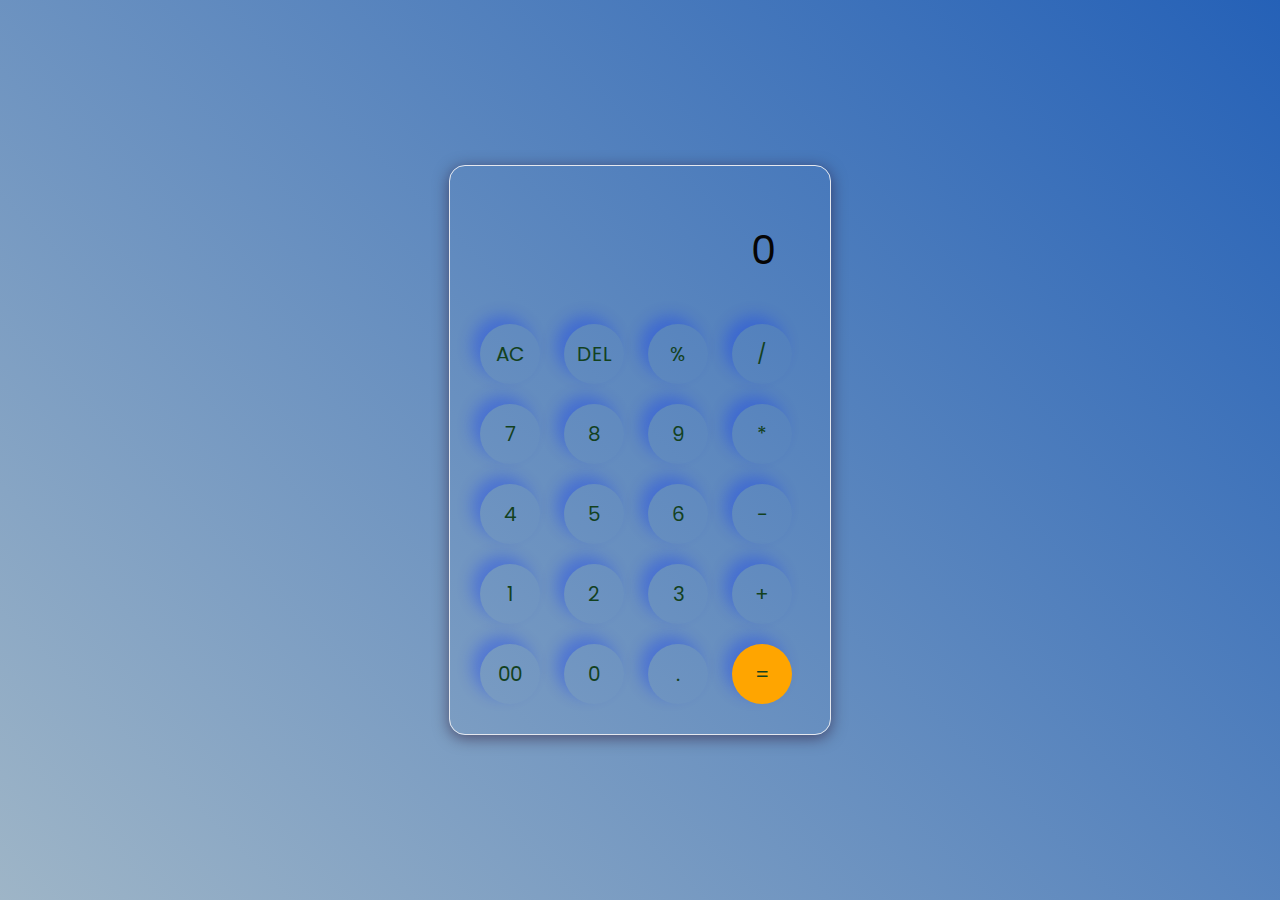
<file: Task-1/index.html>
<!DOCTYPE html>
<html lang="en">
  <head>
    <meta charset="UTF-8" />
    <meta http-equiv="X-UA-Compatible" content="IE=edge" />
    <meta name="viewport" content="width=device-width, initial-scale=1.0" />
    <link rel="stylesheet" href="style.css" />
    <title>Calculator</title>
  </head>
  <body>
    <div class="container">
      <div class="calculator">
        <input type="text" id="inputBox" placeholder="0" />
        <div>
          <button class="button operator">AC</button>
          <button class="button operator">DEL</button>
          <button class="button operator">%</button>
          <button class="button operator">/</button>
        </div>
        <div>
          <button class="button">7</button>
          <button class="button">8</button>
          <button class="button">9</button>
          <button class="button operator">*</button>
        </div>
        <div>
          <button class="button">4</button>
          <button class="button">5</button>
          <button class="button">6</button>
          <button class="button operator">-</button>
        </div>
        <div>
          <button class="button">1</button>
          <button class="button">2</button>
          <button class="button">3</button>
          <button class="button operator">+</button>
        </div>

        <div>
          <button class="button">00</button>
          <button class="button">0</button>
          <button class="button">.</button>
          <button class="button equalBtn">=</button>
        </div>
      </div>
    </div>

    <script src="first.js"></script>
  </body>
</html>
</file>
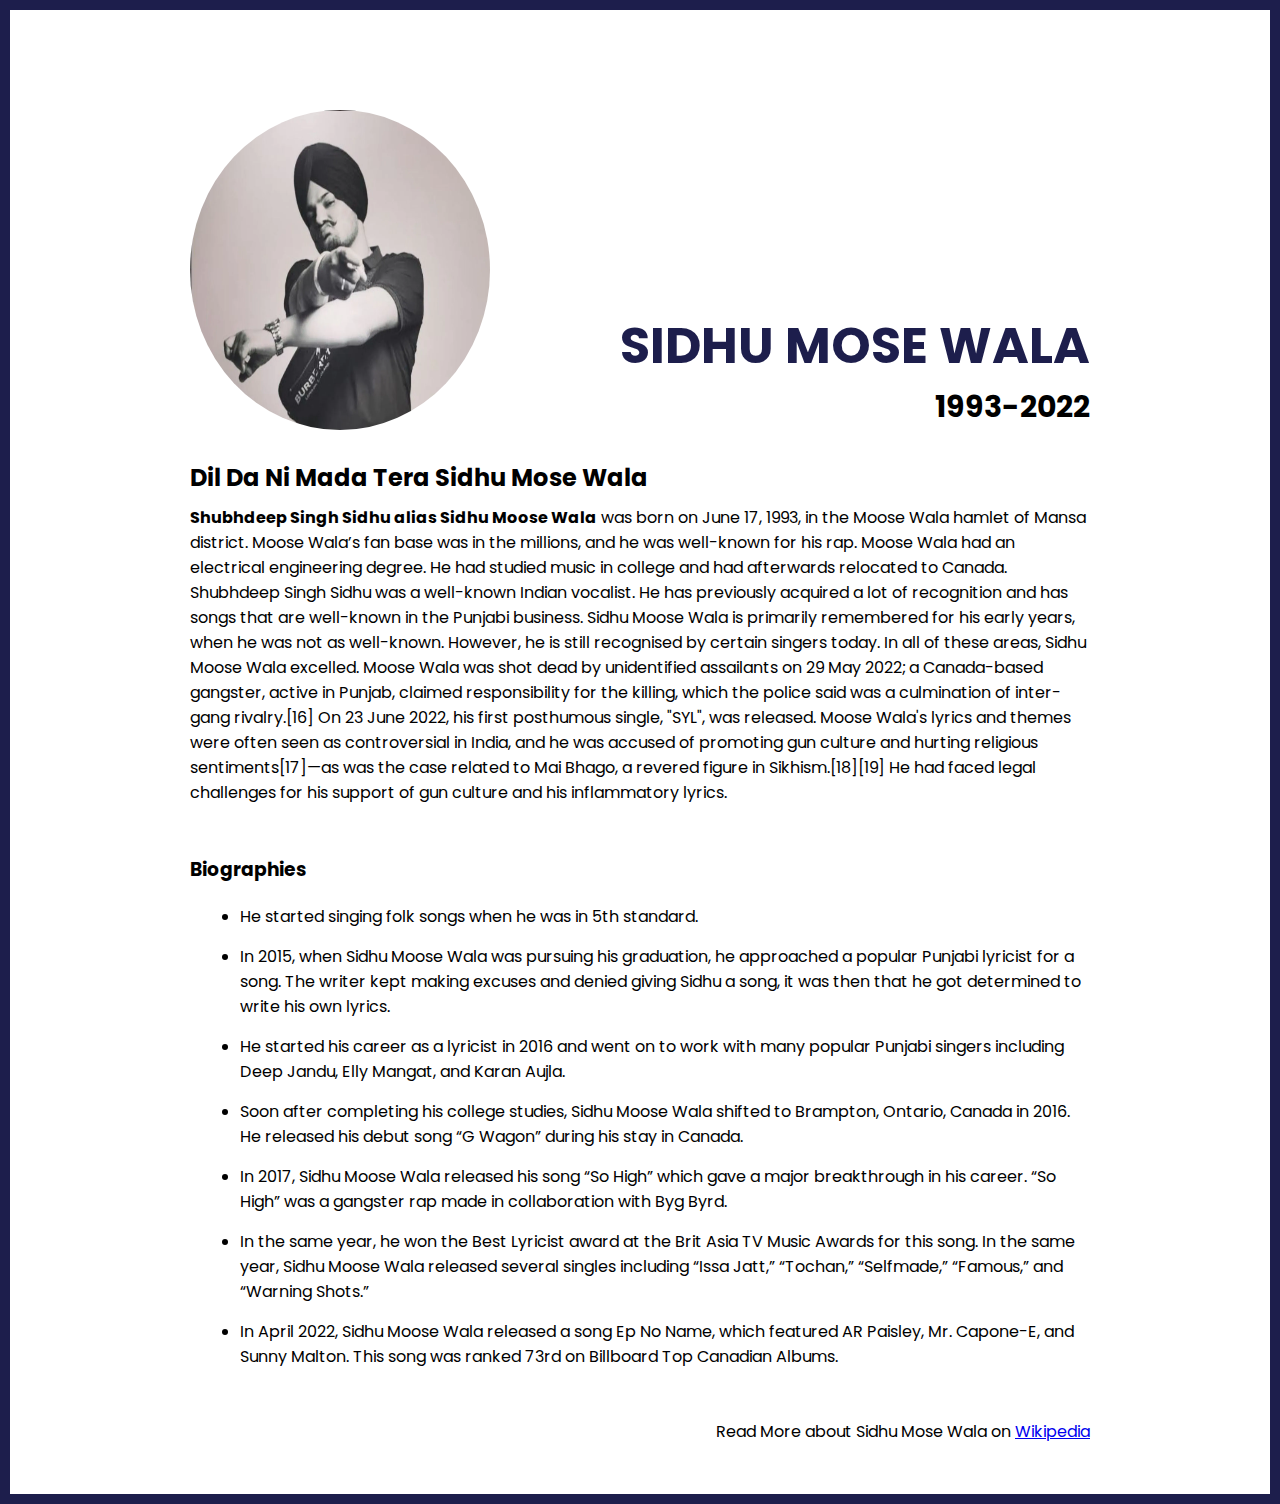
<file: Task-2/index.html>
<!DOCTYPE html>
<html lang="en">
<head>
    <meta charset="UTF-8">
    <meta http-equiv="X-UA-Compatible" content="IE=edge">
    <meta name="viewport" content="width=device-width, initial-scale=1.0">
    <title>The Tribute Website | Sidhu Mosewala</title>
    <link rel="stylesheet" href="styles.css">
    <link href="<link rel="preconnect" href="https://fonts.googleapis.com">
    <link rel="preconnect" href="https://fonts.gstatic.com" crossorigin>
    <link href="https://fonts.googleapis.com/css2?family=Montserrat:wght@400;500&family=Poppins:wght@400;500&family=Rubik:wght@500;700&display=swap" rel="stylesheet">
</head>
<body>
    <div class="container">
        <div class="content">

            <section class="top_section">
                <div class="image_container">
                    <img src="mose.jpeg" alt="Tribute" />
                </div>
                <div>
                    <h1>Sidhu Mose Wala</h1>
                    <h4>1993-2022</h4>
                </div>
            </section>

            <section class="about">
                <h2>Dil Da Ni Mada Tera Sidhu Mose Wala</h2>
                <p class="best">
                    
<b>Shubhdeep Singh Sidhu alias Sidhu Moose Wala</b> was born on June 17, 1993, in the Moose Wala hamlet of Mansa district. Moose Wala’s fan base was in the millions, and he was well-known for his rap. Moose Wala had an electrical engineering degree. He had studied music in college and had afterwards relocated to Canada.
Shubhdeep Singh Sidhu was a well-known Indian vocalist. He has previously acquired a lot of recognition and has songs that are well-known in the Punjabi business. Sidhu Moose Wala is primarily remembered for his early years, when he was not as well-known. However, he is still recognised by certain singers today. In all of these areas, Sidhu Moose Wala excelled.

Moose Wala was shot dead by unidentified assailants on 29 May 2022; a Canada-based gangster, active in Punjab, claimed responsibility for the killing, which the police said was a culmination of inter-gang rivalry.[16] On 23 June 2022, his first posthumous single, "SYL", was released.

Moose Wala's lyrics and themes were often seen as controversial in India, and he was accused of promoting gun culture and hurting religious sentiments[17]—as was the case related to Mai Bhago, a revered figure in Sikhism.[18][19] He had faced legal challenges for his support of gun culture and his inflammatory lyrics.
                </p>
            </section>
            <section class="biography_section">
                <h3>Biographies</h3>

                <ul>
                    <li>
                        He started singing folk songs when he was in 5th standard.
                    </li>
                </ul>

                <ul>
                    <li>
                        In 2015, when Sidhu Moose Wala was pursuing his graduation, he approached a popular Punjabi lyricist for a song. The writer kept making excuses and denied giving Sidhu a song, it was then that he got determined to write his own lyrics.
                    </li>
                </ul>

                <ul>
                    <li>
                        He started his career as a lyricist in 2016 and went on to work with many popular Punjabi singers including Deep Jandu, Elly Mangat, and Karan Aujla.
                    </li>
                </ul>

                <ul>
                    <li>
                       
Soon after completing his college studies, Sidhu Moose Wala shifted to Brampton, Ontario, Canada in 2016. He released his debut song “G Wagon” during his stay in Canada.
                    </li>
                </ul>

                <ul>
                    <li>
                       
In 2017, Sidhu Moose Wala released his song “So High” which gave a major breakthrough in his career. “So High” was a gangster rap made in collaboration with Byg Byrd. 
                    </li>
                </ul>

                <ul>
                    <li>
                        In the same year, he won the Best Lyricist award at the Brit Asia TV Music Awards for this song. In the same year, Sidhu Moose Wala released several singles including “Issa Jatt,” “Tochan,” “Selfmade,” “Famous,” and “Warning Shots.”
                    </li>
                </ul>

                <ul>
                    <li>
                        In April 2022, Sidhu Moose Wala released a song Ep No Name, which featured AR Paisley, Mr. Capone-E, and Sunny Malton. This song was ranked 73rd on Billboard Top Canadian Albums.
                    </li>
                </ul>

            </section>
            <footer>
                <p>Read More about Sidhu Mose Wala on <a href="https://en.wikipedia.org/wiki/Sidhu_Moose_Wala">Wikipedia</a></p></footer>
            </footer>
        </div>
    </div>
</body>
</html>
</file>
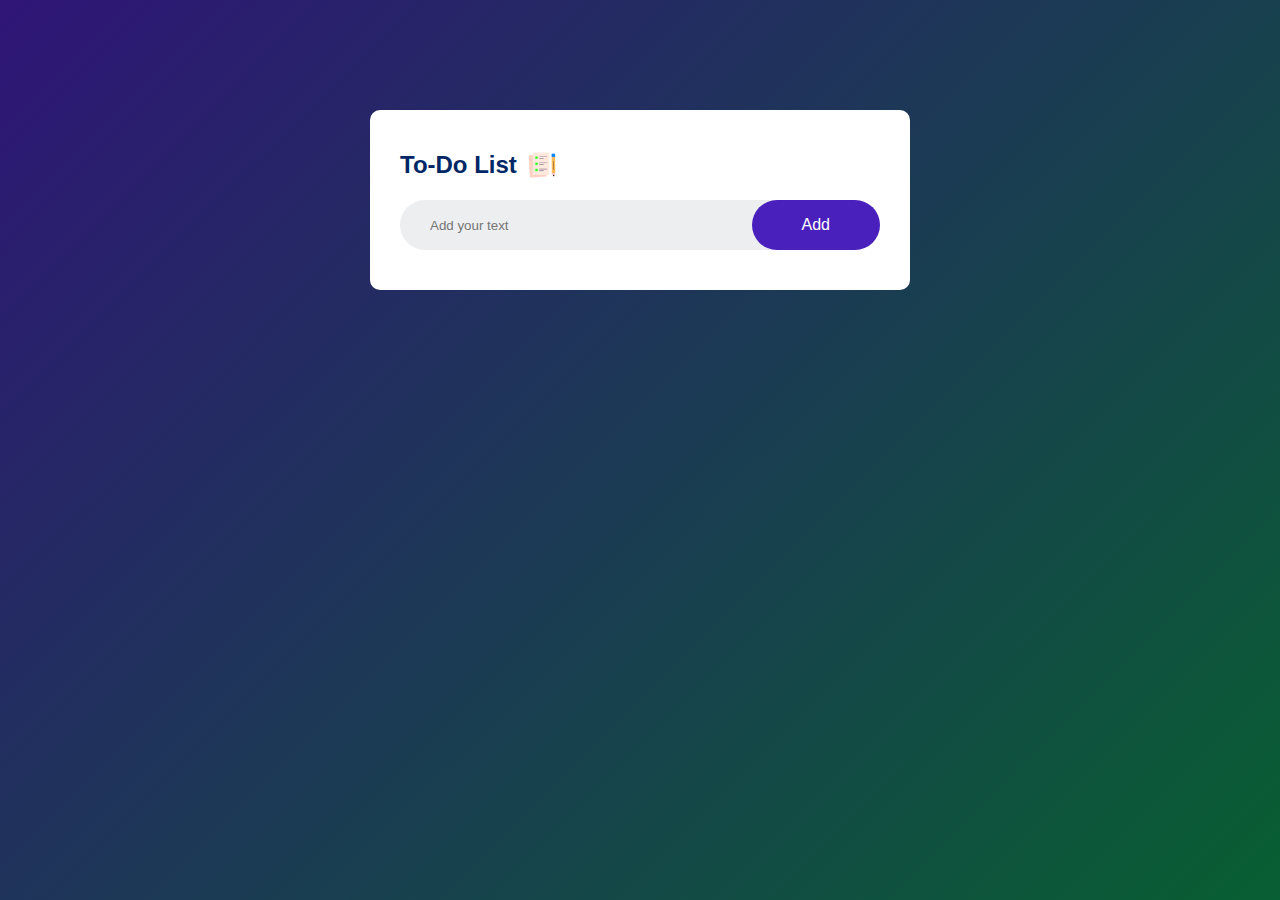
<file: Task-3/index.html>
<!DOCTYPE html>
<html lang="en">
<head>
    <meta charset="UTF-8">
    <meta http-equiv="X-UA-Compatible" content="IE=edge">
    <meta name="viewport" content="width=device-width, initial-scale=1.0">
    <title>To-Do List App </title>
    <link rel="stylesheet" href="style.css">
</head>
<body>
    <div class="container">
        <div class="todo-app">
            <h2>To-Do List <img src="icon.png"></h2>
            <div class="row">
                <input type="text" id="input-box" placeholder="Add your text">
                <button onclick="addTask()">Add</button>
            </div>

            <ul id="list-container">
            </ul>
            

        </div>
    </div>
    <script src="first.js"></script>
</body>
</html>
</file>
<file: Task-1/style.css>
@import url('https://fonts.googleapis.com/css2?family=Montserrat:wght@400;500&family=Poppins:wght@500&family=Rubik:wght@400;500;700&display=swap');

*{
    margin:0px;
    padding:0px;
    box-sizing:border-box;
    font-family: 'Poppins', sans-serif;
}

body{
    width:100%;
    height:100vh;
    display:flex;
    justify-content:center;
    align-items: center;
    background:linear-gradient(45deg,#9eb5c7,#2561b7)
}

.calculator{
    border:1px solid #e5e8ef;
    padding:20px;
    border-radius:16px;
    background: transparent;
    box-shadow:0px 3px 15px rgba(31, 1, 28, 0.5); 
}

input{
    width:320px;
    border: none;
    padding:24px;
    margin: 10px;
    background:transparent;
    box-shadow: 0px 3px 15px rgbs(245, 238, 238, 0.1);
    font-size: 40px;
    text-align: right;
    cursor: pointer;
    color:#060606;
}

input::placeholder{
    color: #060505;
}


button{
    border:none;
    width:60px;
    height:60px;
    margin:10px;
    border-radius:50%;
    background: transparent;
    color: rgb(19, 65, 30);
    font-size: 20px;
    box-shadow: -8px -8px 15px rgba(0, 42, 252, 0.3);
    cursor: pointer;
}

.equalBtn{
    background-color: orange;
}

.opt{
    color:rgb(50, 11, 206);
}
</file>
<file: Task-2/styles.css>
*{
    margin:0;
    padding: 0;
    box-sizing: border-box;
font-family: 'Poppins', sans-serif;
}

.container{
    background-image:#e5e5fd;
    min-height:100vh;
    border: 10px solid #1d1e4c;
}

.content{
    max-width:900px;
    margin:0 auto;
}

.top_section{
    margin-top:100px;
    display:flex;
    justify-content: space-between;
    align-items: flex-end;
}
.top_section h4{
    font-size:30px; 
    text-align: end;
}

.top_section h1{
    font-size:50px;
    font-weight: bold;
    color:#1d1e4c;
    text-transform: uppercase;
}

.image_container{
    border-radius: 50%;
    overflow: hidden;
}

.image_container,img{
    width:300px;
    height:320px;
}
.about{
    margin-top:30px;
}

.best{
    margin-top:10px;
}

.about_section{
    margin-top:50px;
}

.about_section h2{
    font-size: 70px;
    font-weight:400;
    margin-bottom: 20px;
}

.about_section p{
    font-size:20px;
    line-height: 30px;
    letter-spacing: 1.2px;
    text-align: justify;
}

.biography_section{
    margin:50px 0;
}

.biography_section h3{
    margin-bottom: 20px;
}

.biography_section ul{
    margin-left: 50px;
}

.biography_section li {
    margin-bottom: 15px;
}

footer{
    margin:50px 0;
}

footer p{
    text-align: end;
}
</file>
<file: Task-3/style.css>
*{
    margin:0;
    padding:0;
    font-family: 'Poppins',sans-serif;
    box-sizing: border-box;
}

.container{
    width: 100%;
    min-height: 100vh;
    background:linear-gradient(135deg,#2f1577,#085f32);
    padding: 10px;
}

.todo-app{
    width: 100%;
    max-width: 540px;
    background:#fff;
    margin: 100px auto 20px;
    padding: 40px 30px;
    border-radius:10px;

}


.todo-app h2{
    color:#002765;
    display: flex;
    align-items:center;
    margin-bottom:20px;
}

.todo-app h2 img{
    width: 30px;
    margin-left: 10px;
}

.row{
    display: flex;
    align-items:center;
    justify-content: space-between;
    background: #edeef0;
    border-radius: 30px;
    padding-left: 20px;
}

input{
    flex:1;
    border: none;
    outline: none;
    background:transparent;
    padding:10px;
    font-weight: 14px;
}

button{
    border:none;
    outline: none;
    padding:16px 50px;
    background: #4a20bd;
    color: #fff;
    font-size:16px;
    cursor: pointer;
    border-radius: 40px;
}

ul li{
    list-style: none;
    font-size:17px;
    padding: 12px 8px 12px 50px;
    user-select: none;
    cursor: pointer;
    position: relative;
}

ul li::before{
    content: '';
    position: absolute;
    height:28px;
    width:28px;
    border-radius: 50%;
    background-image: url(unchecked.png);
    background-size: cover;
    background-position: center;
    top:9px;
    left:8px;
}



ul li.checked{
    color:#555;
    text-decoration: line-through;
}

ul li.checked::before{
    background-image:url(checked.png);
}


ul li span{
    position: absolute;
    right: 0;
    top:5px;
    width:40px;
    height: 40px;
    font-size:22px;
    color: #555;
    line-height: 40px;
    text-align: center;
}

ul li span:hover{
    background: #edeef0;
}
</file>
